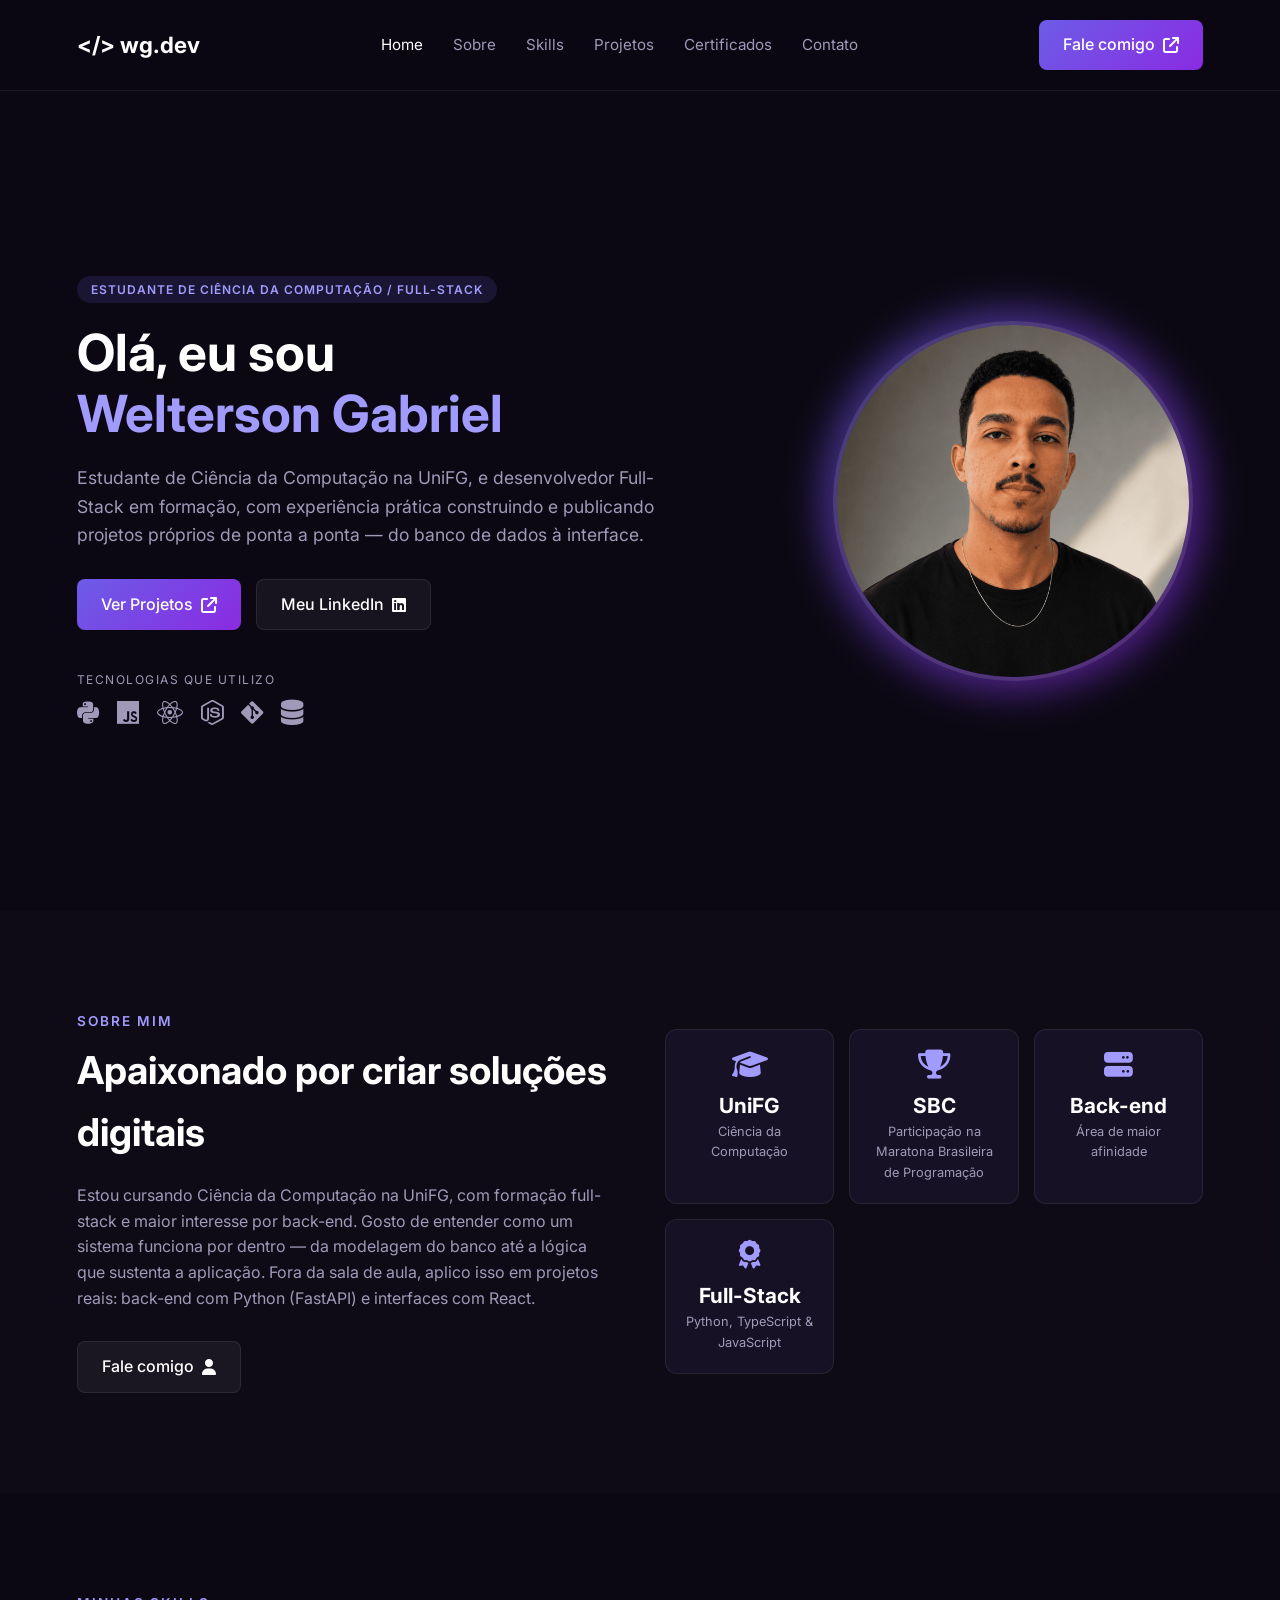
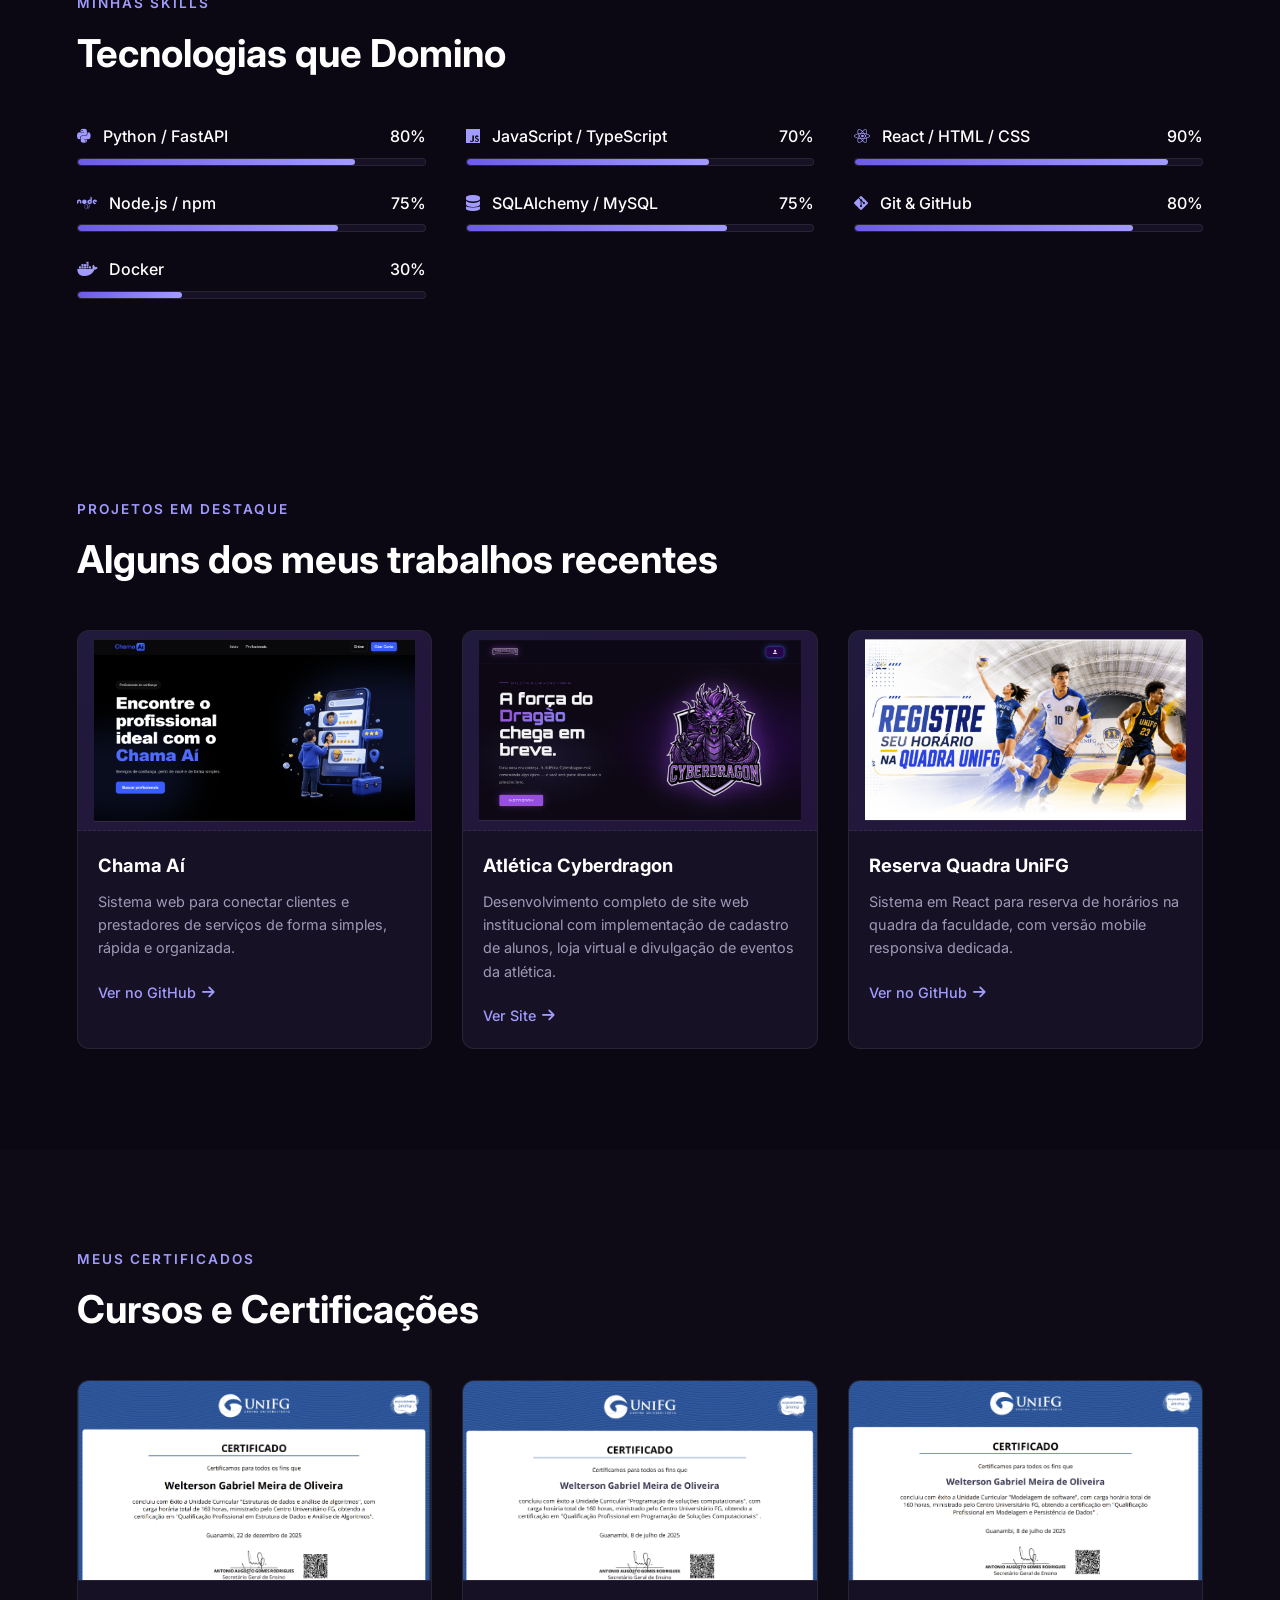
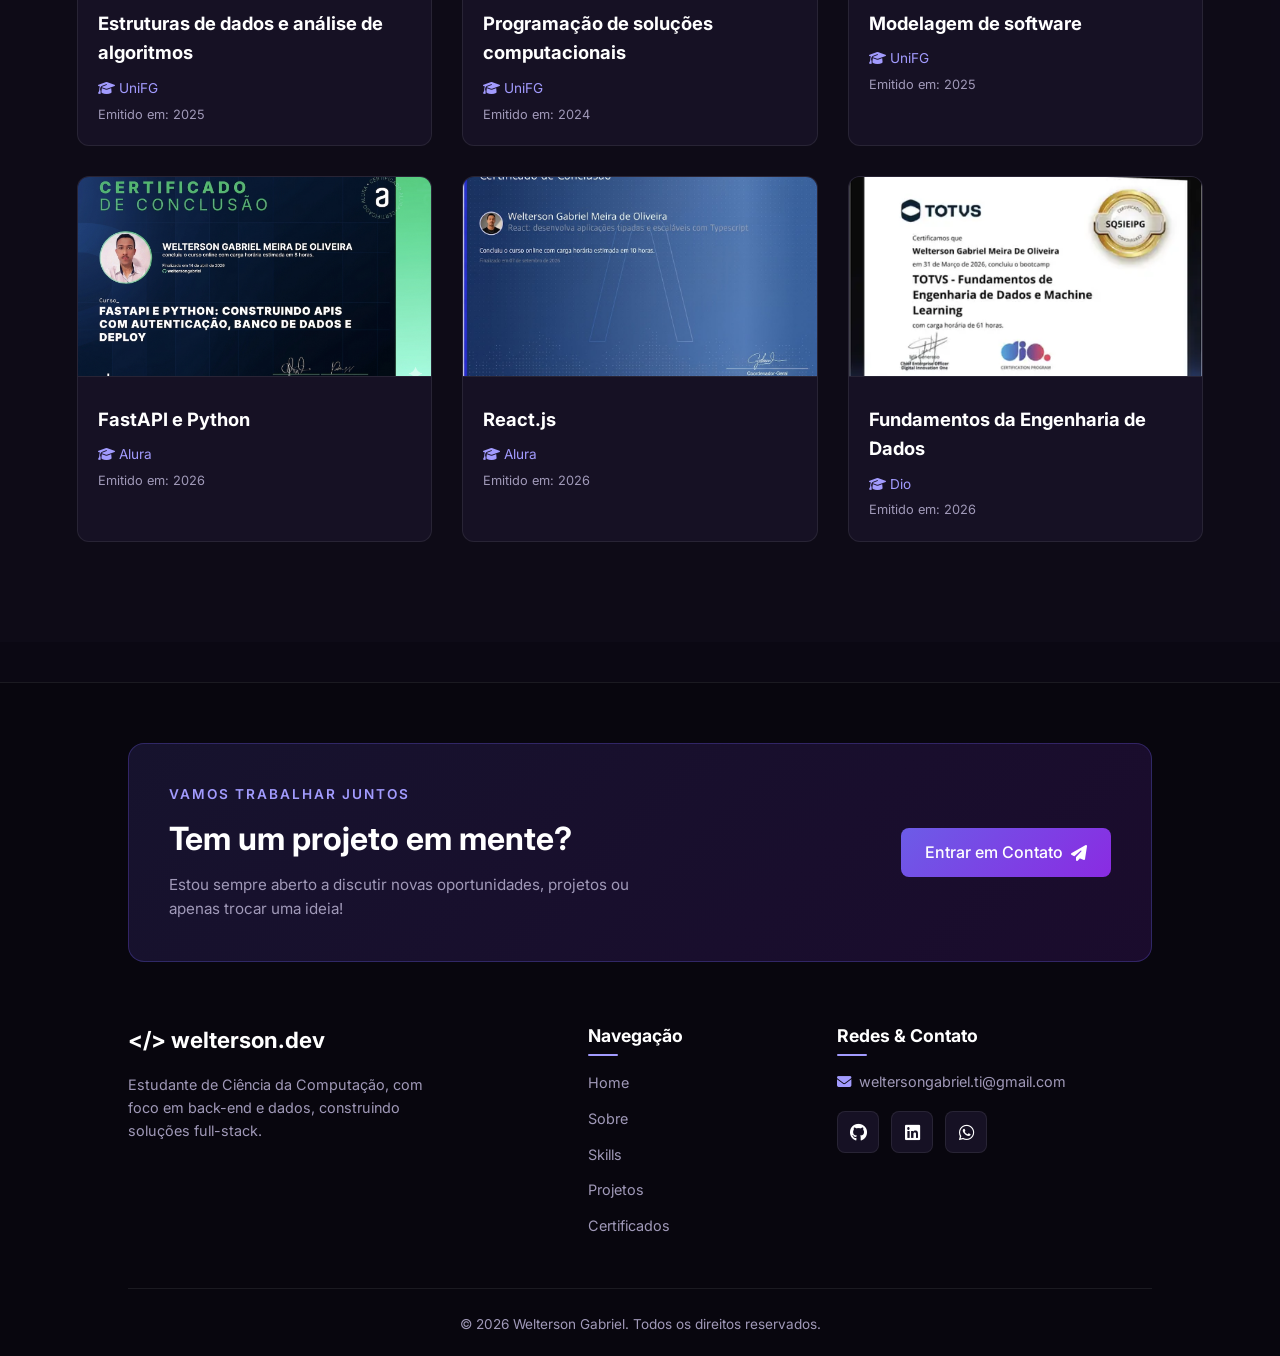
<file: index.html>
<!DOCTYPE html>
<html lang="pt-BR">
<head>
  <meta charset="UTF-8">
  <meta name="viewport" content="width=device-width, initial-scale=1.0">
  <link rel="icon" type="image/png" href="./icons/logo-wg.png">
  <title>Welterson Gabriel - Desenvolvedor Web</title>
  <link rel="stylesheet" href="style.css">
  <!-- Ícones (FontAwesome) -->
  <link rel="stylesheet" href="https://cdnjs.cloudflare.com/ajax/libs/font-awesome/6.4.0/css/all.min.css">
  <!-- Fonte Google (Inter) -->
  <link href="https://fonts.googleapis.com/css2?family=Inter:wght@300;400;500;600;700&display=swap" rel="stylesheet">
</head>
<body>

  <!-- NAVBAR -->
  <nav class="navbar">
    <div class="logo">&lt;/&gt; wg.dev</div>
    <ul class="nav-links" id="navLinks">
      <li><a href="#home" class="active">Home</a></li>
      <li><a href="#about">Sobre</a></li>
      <li><a href="#skills">Skills</a></li>
      <li><a href="#projects">Projetos</a></li>
      <li><a href="#certificates">Certificados</a></li>
      <li><a href="#contact">Contato</a></li>
    </ul>
    <a href="#contact" class="btn-primary desktop-only">Fale comigo <i class="fa-solid fa-arrow-up-right-from-square"></i></a>
    <button class="menu-toggle" id="menuToggle" aria-label="Abrir menu" aria-expanded="false">
      <i class="fa-solid fa-bars"></i>
    </button>
  </nav>

  <!-- HERO SECTION -->
  <section id="home" class="hero">
    <div class="hero-content">
      <span class="badge">ESTUDANTE DE CIÊNCIA DA COMPUTAÇÃO / FULL-STACK</span>
      <h1>Olá, eu sou <span><br>Welterson Gabriel</span><br></h1>
      <p>Estudante de Ciência da Computação na UniFG,  e desenvolvedor Full-Stack em formação, com experiência prática 
construindo e publicando projetos próprios de ponta a ponta — do banco de dados à interface.</p>

      <div class="hero-btns">
        <a href="#projects" class="btn-primary">Ver Projetos <i class="fa-solid fa-arrow-up-right-from-square"></i></a>
        <a href="https://www.linkedin.com/in/welterson-gabriel-131473313/" target="_blank" rel="noopener" class="btn-secondary">Meu LinkedIn <i class="fa-brands fa-linkedin"></i></a>
      </div>

      <div class="tech-stack">
        <p>TECNOLOGIAS QUE UTILIZO</p>
        <div class="tech-icons">
          <i class="fa-brands fa-python" title="Python"></i>
          <i class="fa-brands fa-js" title="JavaScript"></i>
          <i class="fa-brands fa-react" title="React"></i>
          <i class="fa-brands fa-node-js" title="Node.js"></i>
          <i class="fa-brands fa-git-alt" title="Git"></i> 
          <i class="fa-solid fa-database" title="SQL / MySQL"></i> 
        </div>
      </div>
    </div>

    <div class="hero-image-container">
      <div class="circle-bg"></div>
      <!-- Substitua 'sua-foto.jpg' pela sua foto real -->
      <img id="profile-photo" src="./img/perfil.png" alt="Foto de Welterson Gabriel" class="hero-img"
           onerror="this.onerror=null; this.src='https://via.placeholder.com/360x360/161124/a29bfe?text=Sua+Foto';">
    </div>
  </section>

  <!-- SOBRE MIM -->
  <section id="about" class="about">
    <div class="about-text">
      <span class="section-tag">SOBRE MIM</span>
      <h2>Apaixonado por criar soluções digitais</h2>
      <p>Estou cursando Ciência da Computação na UniFG, com formação full-stack e maior interesse por back-end. Gosto de entender como um sistema funciona por dentro — da modelagem do banco até a lógica que sustenta a aplicação. Fora da sala de aula, aplico isso em projetos reais: back-end com Python (FastAPI) e interfaces com React.</p>
      <a href="#contact" class="btn-secondary">Fale comigo <i class="fa-solid fa-user"></i></a>
    </div>

    <div class="about-stats">
      <div class="stat-card">
        <i class="fa-solid fa-graduation-cap"></i>
        <h3>UniFG</h3>
        <p>Ciência da Computação</p>
      </div>
     <div class="stat-card">
    <i class="fa-solid fa-trophy"></i>
    <h3>SBC</h3>
    <p>Participação na Maratona Brasileira de Programação</p>
    </div>

      <div class="stat-card">
        <i class="fa-solid fa-server"></i>
        <h3>Back-end</h3>
        <p>Área de maior afinidade</p>
      </div>
      <div class="stat-card">
        <i class="fa-solid fa-award"></i>
        <h3>Full-Stack</h3>
        <p>Python, TypeScript & JavaScript</p>
      </div>
    </div>
  </section>

  <!-- HABILIDADES -->
  <section id="skills" class="skills">
    <span class="section-tag">MINHAS SKILLS</span>
    <h2>Tecnologias que Domino</h2>

    <div class="skills-grid">
      <div class="skill-item">
        <div class="skill-info"><span><i class="fa-brands fa-python"></i> Python / FastAPI</span><span>80%</span></div>
        <div class="progress-bar"><div class="progress" style="width: 80%;"></div></div>
      </div>

      <div class="skill-item">
        <div class="skill-info"><span><i class="fa-brands fa-js"></i> JavaScript / TypeScript</span><span>70%</span></div>
        <div class="progress-bar"><div class="progress" style="width: 70%;"></div></div>
      </div>

      <div class="skill-item">
        <div class="skill-info"><span><i class="fa-brands fa-react"></i> React / HTML / CSS</span><span>90%</span></div>
        <div class="progress-bar"><div class="progress" style="width: 90%;"></div></div>
      </div>


      <div class="skill-item">
        <div class="skill-info"><span><i class="fa-brands fa-node"></i> Node.js / npm</span><span>75%</span></div>
        <div class="progress-bar"><div class="progress" style="width: 75%;"></div></div>
      </div>

      
      <div class="skill-item">
        <div class="skill-info"><span><i class="fa-solid fa-database"></i> SQLAlchemy / MySQL</span><span>75%</span></div>
        <div class="progress-bar"><div class="progress" style="width: 75%;"></div></div>
      </div>

      <div class="skill-item">
        <div class="skill-info"><span><i class="fa-brands fa-git-alt"></i> Git & GitHub</span><span>80%</span></div>
        <div class="progress-bar"><div class="progress" style="width: 80%;"></div></div>
      </div>

      <div class="skill-item">
        <div class="skill-info"><span><i class="fa-brands fa-docker"></i> Docker</span><span>30%</span></div>
        <div class="progress-bar"><div class="progress" style="width: 30%;"></div></div>
      </div>
      <!-- As porcentagens acima são uma autoavaliação sua — ajuste livremente para refletir o nível real em cada uma -->
    </div>
  </section>

  <!-- PROJETOS -->
  <section id="projects" class="projects">
    <span class="section-tag">PROJETOS EM DESTAQUE</span>
    <h2>Alguns dos meus trabalhos recentes</h2>

    <div class="projects-grid">
      <!-- Projeto 1 -->
      <div class="project-card">
        <div class="project-img">
          <!-- Troque pela captura de tela real: <img src="cyberdragon.jpg" alt="Atlética Cyberdragon"> -->
          <div class="project-img-placeholder"><img src="./icons/chmaai.png" alt="Atlética Cyberdragon"></div>
        </div>
        <div class="project-content">
          <h3>Chama Aí</h3>
          <p>Sistema web para conectar clientes e prestadores de serviços de forma simples, rápida e organizada.</p>
          <a href="https://github.com/weltersongabriel/ChamaAi" target="_blank" rel="noopener" class="project-link">Ver no GitHub <i class="fa-solid fa-arrow-right"></i></a>
        </div>
      </div>

      <!-- Projeto 2 -->
      <div class="project-card">
        <div class="project-img">
          <!-- Troque pela captura de tela real: <img src="cyberdragon.jpg" alt="Atlética Cyberdragon"> -->
          <div class="project-img-placeholder"><img src="./icons/cyberdragon.png" alt="Atlética Cyberdragon"></div>
        </div>
        <div class="project-content">
          <h3>Atlética Cyberdragon</h3>
          <p>Desenvolvimento completo de site web institucional com implementação de cadastro de alunos, loja virtual e divulgação de eventos da atlética.</p>
          <a href="https://cyberdragonoficial.com.br/" target="_blank" rel="noopener" class="project-link">Ver Site <i class="fa-solid fa-arrow-right"></i></a>
        </div>
      </div>

      <!-- Projeto 3 -->
      <div class="project-card">
        <div class="project-img">
          <!-- Troque pela captura de tela real: <img src="quadra-unifg.jpg" alt="Reserva Quadra UniFG"> -->
          <div class="project-img-placeholder"><img src="./icons/quadra-unifg.png" alt="Reserva Quadra UniFG"></div>
        </div>
        <div class="project-content">
          <h3>Reserva Quadra UniFG</h3>
          <p>Sistema em React para reserva de horários na quadra da faculdade, com versão mobile responsiva dedicada.</p>
          <a href="https://github.com/ericjunq/unifg-reservas" target="_blank" rel="noopener" class="project-link">Ver no GitHub <i class="fa-solid fa-arrow-right"></i></a>
        </div>
      </div>
    </div>
  </section>

  <!-- NOVA SEÇÃO: CERTIFICADOS -->
  <section id="certificates" class="certificates">
    <span class="section-tag">MEUS CERTIFICADOS</span>
    <h2>Cursos e Certificações</h2>

    <div class="certificates-grid">
      <!-- Certificado 1: troque o cert-img-placeholder por-->
            
      <div class="certificate-card">
        <div class="cert-img"><img src="./img/facul-01.png" alt="Nome do certificado"></div>
        <div class="cert-content">
          <h3>Estruturas de dados e análise de algoritmos</h3>
          <p class="cert-issuer"><i class="fa-solid fa-graduation-cap"></i> UniFG</p>
          <p class="cert-date">Emitido em: 2025</p>
        </div>
      </div>

      <!-- Certificado 2 -->
      <div class="certificate-card">
        <div class="cert-img"><img src="./img/facul-02.png" alt="Nome do certificado"></div>
        <div class="cert-content">
          <h3>Programação de soluções computacionais</h3>
          <p class="cert-issuer"><i class="fa-solid fa-graduation-cap"></i> UniFG</p>
          <p class="cert-date">Emitido em: 2024</p>
        </div>
      </div>

      <div class="certificate-card">
        <div class="cert-img"><img src="./img/facul-03.png" alt="Nome do certificado"></div>
        <div class="cert-content">
          <h3>Modelagem de software</h3>
          <p class="cert-issuer"><i class="fa-solid fa-graduation-cap"></i> UniFG</p>
          <p class="cert-date">Emitido em: 2025</p>
        </div>
      </div>

      <!-- Certificado 3 -->
      <div class="certificate-card">
        <div class="cert-img"><img src="./img/alura-fastapi.png" alt="Nome do certificado"></div>
        <div class="cert-content">
          <h3>FastAPI e Python</h3>
          <p class="cert-issuer"><i class="fa-solid fa-graduation-cap"></i> Alura</p>
          <p class="cert-date">Emitido em: 2026</p>
        </div>
      </div>

            <!-- Certificado 4 -->
      <div class="certificate-card">
        <div class="cert-img"><img src="./img/react.png" alt="Nome do certificado"></div>
        <div class="cert-content">
          <h3>React.js</h3>
          <p class="cert-issuer"><i class="fa-solid fa-graduation-cap"></i> Alura</p>
          <p class="cert-date">Emitido em: 2026</p>
        </div>
      </div>

      <div class="certificate-card">
        <div class="cert-img"><img src="./img/curso-03.png" alt="Nome do certificado"></div>
        <div class="cert-content">
          <h3>Fundamentos da Engenharia de Dados</h3>
          <p class="cert-issuer"><i class="fa-solid fa-graduation-cap"></i> Dio</p>
          <p class="cert-date">Emitido em: 2026</p>
        </div>
      </div>
    </div>
  </section>

 <!-- RODAPÉ E CONTATO -->
  <footer id="contact" class="footer">
    <!-- Card de Ação (CTA) -->
    <div class="footer-cta-card">
      <div class="cta-text">
        <span class="section-tag">VAMOS TRABALHAR JUNTOS</span>
        <h2>Tem um projeto em mente?</h2>
        <p>Estou sempre aberto a discutir novas oportunidades, projetos ou apenas trocar uma ideia!</p>
      </div>
      <!-- Troque 'seuemail@exemplo.com' pelo seu e-mail real -->
      <a href="mailto:weltersongabriel.ti@gmail.com" class="btn-primary">
        Entrar em Contato <i class="fa-solid fa-paper-plane"></i>
      </a>
    </div>

    <!-- Conteúdo Principal do Rodapé -->
    <div class="footer-grid">
      <!-- Coluna 1: Logo e Descrição -->
      <div class="footer-col">
        <div class="logo">&lt;/&gt; welterson.dev</div>
        <p class="footer-desc">
          Estudante de Ciência da Computação, com foco em back-end e dados, construindo soluções full-stack.
        </p>
      </div>

      <!-- Coluna 2: Navegação Rápida -->
      <div class="footer-col">
        <h4>Navegação</h4>
        <ul class="footer-links">
          <li><a href="#home">Home</a></li>
          <li><a href="#about">Sobre</a></li>
          <li><a href="#skills">Skills</a></li>
          <li><a href="#projects">Projetos</a></li>
          <li><a href="#certificates">Certificados</a></li>
        </ul>
      </div>

      <!-- Coluna 3: Redes e Contato -->
      <div class="footer-col">
        <h4>Redes & Contato</h4>
        <!-- Troque pelo seu e-mail real -->
        <p class="contact-email"><i class="fa-solid fa-envelope"></i> weltersongabriel.ti@gmail.com</p>
        <div class="social-links">
          <a href="https://github.com/weltersongabriel" target="_blank" title="GitHub"><i class="fa-brands fa-github"></i></a>
          <a href="https://www.linkedin.com/in/welterson-gabriel-131473313/" target="_blank" title="LinkedIn"><i class="fa-brands fa-linkedin"></i></a>
          <!-- Troque 5500000000000 pelo seu número com DDI+DDD -->
          <a href="https://wa.me/5538998661848" target="_blank" title="WhatsApp"><i class="fa-brands fa-whatsapp"></i></a>
        </div>
      </div>
    </div>

    <!-- Linha do Copyright -->
    <div class="footer-bottom">
      <p>&copy; 2026 Welterson Gabriel. Todos os direitos reservados.</p>
    </div>
  </footer>

  <script>
    const menuToggle = document.getElementById('menuToggle');
    const navLinks = document.getElementById('navLinks');

    menuToggle.addEventListener('click', () => {
      const isOpen = navLinks.classList.toggle('open');
      menuToggle.setAttribute('aria-expanded', isOpen);
      menuToggle.innerHTML = isOpen
        ? '<i class="fa-solid fa-xmark"></i>'
        : '<i class="fa-solid fa-bars"></i>';
    });

    navLinks.querySelectorAll('a').forEach(link => {
      link.addEventListener('click', () => {
        navLinks.classList.remove('open');
        menuToggle.setAttribute('aria-expanded', 'false');
        menuToggle.innerHTML = '<i class="fa-solid fa-bars"></i>';
      });
    });

    // Marca o link ativo no menu conforme a seção visível na tela
    const sections = document.querySelectorAll('section[id], footer[id]');
    const navAnchors = document.querySelectorAll('.nav-links a');
    window.addEventListener('scroll', () => {
      let current = '';
      sections.forEach(section => {
        const top = section.offsetTop - 100;
        if (window.scrollY >= top) current = section.getAttribute('id');
      });
      navAnchors.forEach(a => {
        a.classList.toggle('active', a.getAttribute('href') === '#' + current);
      });
    });
  </script>
</body>
</html>
</file>
<file: style.css>
/* RESET E ESTILOS GERAIS */
* {
  margin: 0;
  padding: 0;
  box-sizing: border-box;
  font-family: 'Inter', sans-serif;
  scroll-behavior: smooth;
}

:root {
  --bg-color: #0b0813;
  --card-bg: #161124;
  --card-hover: #1f1833;
  --primary: #6c5ce7;
  --primary-light: #a29bfe;
  --accent: #8a2be2;
  --text-color: #ffffff;
  --text-secondary: #a099b8;
  --border-color: rgba(255, 255, 255, 0.08);
}

body {
  background-color: var(--bg-color);
  color: var(--text-color);
  line-height: 1.6;
  overflow-x: hidden;
}

/* Padding de seção fluido que se adapta a telas pequenas e grandes */
section {
  padding: clamp(50px, 8vw, 100px) clamp(20px, 6vw, 10%);
}

.section-tag {
  color: var(--primary-light);
  font-size: clamp(0.75rem, 1.5vw, 0.85rem);
  font-weight: 600;
  letter-spacing: 2px;
  text-transform: uppercase;
  margin-bottom: 8px;
  display: block;
}

/* BOTÕES */
.btn-primary {
  background: linear-gradient(135deg, var(--primary), var(--accent));
  color: #fff;
  padding: 12px 24px;
  border-radius: 8px;
  text-decoration: none;
  font-weight: 500;
  display: inline-flex;
  align-items: center;
  justify-content: center;
  gap: 8px;
  transition: all 0.3s ease;
  border: none;
  cursor: pointer;
}

.btn-primary:hover {
  opacity: 0.9;
  transform: translateY(-2px);
  box-shadow: 0 5px 15px rgba(108, 92, 231, 0.4);
}

.btn-secondary {
  background: rgba(255, 255, 255, 0.05);
  color: #fff;
  padding: 12px 24px;
  border-radius: 8px;
  text-decoration: none;
  font-weight: 500;
  border: 1px solid var(--border-color);
  display: inline-flex;
  align-items: center;
  justify-content: center;
  gap: 8px;
  transition: all 0.3s ease;
  cursor: pointer;
}

.btn-secondary:hover {
  background: rgba(255, 255, 255, 0.1);
  transform: translateY(-2px);
}

/* NAVBAR */
.navbar {
  display: flex;
  justify-content: space-between;
  align-items: center;
  padding: 20px clamp(20px, 6vw, 10%);
  background-color: rgba(11, 8, 19, 0.9);
  position: sticky;
  top: 0;
  z-index: 1000;
  backdrop-filter: blur(10px);
  border-bottom: 1px solid var(--border-color);
}

.logo {
  font-size: 1.4rem;
  font-weight: 700;
  color: #fff;
}

.nav-links {
  display: flex;
  list-style: none;
  gap: clamp(15px, 2.5vw, 30px);
}

.nav-links a {
  color: var(--text-secondary);
  text-decoration: none;
  font-size: 0.95rem;
  transition: color 0.3s;
}

.nav-links a:hover,
.nav-links a.active {
  color: #fff;
}

.menu-toggle {
  display: none;
  background: none;
  border: 1px solid var(--border-color);
  border-radius: 8px;
  color: #fff;
  font-size: 1.1rem;
  width: 42px;
  height: 42px;
  align-items: center;
  justify-content: center;
  cursor: pointer;
}

/* HERO SECTION */
.hero {
  display: flex;
  align-items: center;
  justify-content: space-between;
  min-height: calc(100vh - 80px);
  min-height: calc(100svh - 80px);
  gap: 40px;
}

.hero-content {
  max-width: 600px;
}

.badge {
  background: rgba(108, 92, 231, 0.15);
  color: var(--primary-light);
  padding: 6px 14px;
  border-radius: 20px;
  font-size: 0.75rem;
  font-weight: 600;
  letter-spacing: 1px;
}

.hero-content h1 {
  font-size: clamp(2rem, 4vw + 1rem, 3.2rem);
  line-height: 1.2;
  margin: 20px 0;
}

.hero-content h1 span {
  color: var(--primary-light);
}

.hero-content p {
  color: var(--text-secondary);
  font-size: clamp(0.95rem, 1.5vw, 1.1rem);
  margin-bottom: 30px;
}

.hero-btns {
  display: flex;
  flex-wrap: wrap;
  gap: 15px;
  margin-bottom: 40px;
}

.tech-stack p {
  font-size: 0.75rem;
  letter-spacing: 1.5px;
  margin-bottom: 10px;
}

.tech-icons {
  display: flex;
  flex-wrap: wrap;
  gap: 18px;
  font-size: 1.6rem;
  color: var(--text-secondary);
}

.tech-icons i:hover {
  color: var(--primary-light);
  transform: translateY(-3px);
  transition: all 0.3s ease;
}

/* HERO IMAGE */
.hero-image-container {
  position: relative;
  display: flex;
  justify-content: center;
  align-items: center;
  width: 100%;
  max-width: 380px;
}

.circle-bg {
  width: 100%;
  aspect-ratio: 1/1;
  max-width: 380px;
  background: linear-gradient(135deg, var(--primary), var(--accent));
  border-radius: 50%;
  position: absolute;
  z-index: 1;
  filter: blur(20px);
  opacity: 0.6;
}

.hero-img {
  width: 100%;
  aspect-ratio: 1/1;
  max-width: 360px;
  object-fit: cover;
  border-radius: 50%;
  position: relative;
  z-index: 2;
  border: 4px solid rgba(255, 255, 255, 0.1);
}

/* SOBRE MIM */
.about {
  display: grid;
  grid-template-columns: repeat(auto-fit, minmax(300px, 1fr));
  gap: 50px;
  align-items: center;
  background-color: rgba(22, 17, 36, 0.3);
}

.about-text h2 {
  font-size: clamp(1.8rem, 3vw, 2.4rem);
  margin-bottom: 20px;
}

.about-text p {
  color: var(--text-secondary);
  margin-bottom: 30px;
}

.about-stats {
  display: grid;
  grid-template-columns: repeat(auto-fit, minmax(140px, 1fr));
  gap: 15px;
}

.stat-card {
  background: var(--card-bg);
  padding: 20px;
  border-radius: 12px;
  border: 1px solid var(--border-color);
  text-align: center;
}

.stat-card i {
  font-size: 1.8rem;
  color: var(--primary-light);
  margin-bottom: 10px;
}

.stat-card h3 {
  font-size: 1.3rem;
}

.stat-card p {
  color: var(--text-secondary);
  font-size: 0.8rem;
}

/* SKILLS */
.skills h2 {
  font-size: clamp(1.8rem, 3vw, 2.4rem);
  margin-bottom: 40px;
}

.skills-grid {
  display: grid;
  grid-template-columns: repeat(auto-fit, minmax(280px, 1fr));
  gap: 25px 40px;
}

.skill-info {
  display: flex;
  justify-content: space-between;
  margin-bottom: 8px;
  font-weight: 500;
}

.skill-info i {
  margin-right: 8px;
  color: var(--primary-light);
}

.progress-bar {
  width: 100%;
  height: 8px;
  background-color: var(--card-bg);
  border-radius: 10px;
  overflow: hidden;
  border: 1px solid var(--border-color);
}

.progress {
  height: 100%;
  background: linear-gradient(90deg, var(--primary), var(--primary-light));
  border-radius: 10px;
}

/* PROJETOS E CERTIFICADOS */
.projects h2,
.certificates h2 {
  font-size: clamp(1.8rem, 3vw, 2.4rem);
  margin-bottom: 40px;
}

.projects-grid,
.certificates-grid {
  display: grid;
  grid-template-columns: repeat(auto-fit, minmax(280px, 1fr));
  gap: 30px;
}

.project-card,
.certificate-card {
  background: var(--card-bg);
  border-radius: 12px;
  overflow: hidden;
  border: 1px solid var(--border-color);
  transition: transform 0.3s ease, box-shadow 0.3s ease, border-color 0.3s ease;
}

.project-card:hover,
.certificate-card:hover {
  transform: translateY(-8px);
  border-color: var(--primary-light);
  box-shadow: 0 8px 20px rgba(108, 92, 231, 0.2);
}

.project-img img,
.cert-img img {
  width: 100%;
  height: 200px;
  object-fit: cover;
  border-bottom: 1px solid var(--border-color);
}

.project-img-placeholder,
.cert-img-placeholder {
  width: 100%;
  height: 200px;
  display: flex;
  flex-direction: column;
  align-items: center;
  justify-content: center;
  gap: 8px;
  background: linear-gradient(135deg, rgba(108, 92, 231, 0.12), rgba(138, 43, 226, 0.12));
  border-bottom: 1px dashed var(--border-color);
  color: var(--text-secondary);
  text-align: center;
  padding: 16px;
}

.project-img-placeholder span {
  font-weight: 600;
  color: var(--primary-light);
}

.cert-img-placeholder i {
  font-size: 1.4rem;
  color: var(--primary-light);
}

.cert-img-placeholder span {
  font-size: 0.85rem;
}

.project-content,
.cert-content {
  padding: 20px;
}

.project-content h3,
.cert-content h3 {
  font-size: 1.15rem;
  margin-bottom: 10px;
}

.project-content p {
  color: var(--text-secondary);
  font-size: 0.9rem;
  margin-bottom: 20px;
}

.project-link {
  color: var(--primary-light);
  text-decoration: none;
  font-weight: 500;
  font-size: 0.9rem;
  display: inline-flex;
  align-items: center;
  gap: 6px;
}

.certificates {
  background-color: rgba(22, 17, 36, 0.3);
}

.cert-issuer {
  color: var(--primary-light);
  font-size: 0.85rem;
  margin-bottom: 5px;
}

.cert-date {
  color: var(--text-secondary);
  font-size: 0.8rem;
}

/* =================================================== */
/* FOOTER ESTILIZADO                                   */
/* =================================================== */

.footer {
  background-color: #08060e;
  border-top: 1px solid var(--border-color);
  padding: 60px 10% 20px 10%;
  margin-top: 40px;
}

/* Card CTA de Destaque */
.footer-cta-card {
  background: linear-gradient(135deg, rgba(108, 92, 231, 0.15), rgba(138, 43, 226, 0.15));
  border: 1px solid rgba(108, 92, 231, 0.3);
  border-radius: 16px;
  padding: 40px;
  display: flex;
  justify-content: space-between;
  align-items: center;
  gap: 20px;
  margin-bottom: 60px;
}

.cta-text h2 {
  font-size: clamp(1.5rem, 2.5vw, 2.2rem);
  margin-top: 5px;
  margin-bottom: 8px;
}

.cta-text p {
  color: var(--text-secondary);
  font-size: 0.95rem;
  max-width: 500px;
}

/* Grid de Informações */
.footer-grid {
  display: grid;
  grid-template-columns: 2fr 1fr 1.5fr;
  gap: 40px;
  margin-bottom: 50px;
}

.footer-col .logo {
  margin-bottom: 15px;
}

.footer-desc {
  color: var(--text-secondary);
  font-size: 0.9rem;
  max-width: 320px;
  line-height: 1.6;
}

.footer-col h4 {
  font-size: 1.1rem;
  color: #fff;
  margin-bottom: 20px;
  position: relative;
}

.footer-col h4::after {
  content: '';
  position: absolute;
  bottom: -6px;
  left: 0;
  width: 30px;
  height: 2px;
  background: var(--primary-light);
  border-radius: 2px;
}

.footer-links {
  list-style: none;
  display: flex;
  flex-direction: column;
  gap: 10px;
}

.footer-links a {
  color: var(--text-secondary);
  text-decoration: none;
  font-size: 0.9rem;
  transition: color 0.3s ease, transform 0.3s ease;
  display: inline-block;
}

.footer-links a:hover {
  color: var(--primary-light);
  transform: translateX(4px);
}

.contact-email {
  color: var(--text-secondary);
  font-size: 0.9rem;
  margin-bottom: 18px;
  display: flex;
  align-items: center;
  gap: 8px;
}

.contact-email i {
  color: var(--primary-light);
}

.social-links {
  display: flex;
  gap: 12px;
}

.social-links a {
  width: 42px;
  height: 42px;
  border-radius: 8px;
  background: var(--card-bg);
  border: 1px solid var(--border-color);
  color: #fff;
  display: flex;
  align-items: center;
  justify-content: center;
  text-decoration: none;
  font-size: 1.1rem;
  transition: all 0.3s ease;
}

.social-links a:hover {
  background: var(--primary);
  border-color: var(--primary-light);
  transform: translateY(-4px);
  box-shadow: 0 5px 12px rgba(108, 92, 231, 0.3);
}

/* Linha Final */
.footer-bottom {
  text-align: center;
  padding-top: 25px;
  border-top: 1px solid var(--border-color);
  color: var(--text-secondary);
  font-size: 0.85rem;
}

/* Responsividade do Rodapé */
@media (max-width: 992px) {
  .footer-cta-card {
    flex-direction: column;
    text-align: center;
    padding: 30px 20px;
  }

  .cta-text p {
    margin: 0 auto;
  }

  .footer-grid {
    grid-template-columns: 1fr 1fr;
  }
}

@media (max-width: 600px) {
  .footer-grid {
    grid-template-columns: 1fr;
    gap: 30px;
    text-align: center;
  }

  .footer-desc {
    margin: 0 auto;
  }

  .footer-col h4::after {
    left: 50%;
    transform: translateX(-50%);
  }

  .social-links {
    justify-content: center;
  }

  .contact-email {
    justify-content: center;
  }
}

/* =================================================== */
/* MENU MOBILE E RESPONSIVIDADE GERAL                  */
/* =================================================== */

@media (prefers-reduced-motion: reduce) {
  * {
    animation-duration: 0.001ms !important;
    transition-duration: 0.001ms !important;
    scroll-behavior: auto !important;
  }
}

:focus-visible {
  outline: 2px solid var(--primary-light);
  outline-offset: 3px;
}

/* Tablets e telas médias */
@media (max-width: 992px) {
  .hero {
    flex-direction: column;
    justify-content: center;
    text-align: center;
    min-height: auto;
    padding-top: 50px;
    padding-bottom: 50px;
  }

  .hero-content {
    max-width: 100%;
  }

  .hero-btns,
  .tech-icons {
    justify-content: center;
  }

  .hero-image-container {
    max-width: 260px;
    order: -1;
  }
}

/* Celulares */
@media (max-width: 768px) {
  .navbar {
    padding: 16px 20px;
  }

  .logo {
    font-size: 1.15rem;
  }

  .desktop-only {
    display: none;
  }

  .menu-toggle {
    display: flex;
  }

  .nav-links {
    position: fixed;
    top: 68px;
    left: 0;
    right: 0;
    z-index: 999;
    flex-direction: column;
    gap: 0;
    background-color: #0b0813;
    border-bottom: 1px solid var(--border-color);
    max-height: 0;
    overflow: hidden;
    opacity: 0;
    transition: max-height 0.3s ease, opacity 0.2s ease;
  }

  .nav-links.open {
    max-height: 80vh;
    opacity: 1;
    overflow-y: auto;
  }

  .nav-links li {
    width: 100%;
    text-align: center;
    border-bottom: 1px solid var(--border-color);
  }

  .nav-links a {
    display: block;
    padding: 16px 20px;
    font-size: 1rem;
  }

  section {
    padding: 48px 20px;
  }

  .about {
    text-align: center;
  }

  .about-text .btn-secondary {
    margin: 0 auto;
  }

  .footer {
    padding: 48px 24px 20px;
  }

  .footer-cta-card {
    padding: 28px 20px;
  }
}

/* Telas bem pequenas */
@media (max-width: 420px) {
  .hero-content h1 {
    font-size: 1.7rem;
  }

  .hero-image-container {
    max-width: 200px;
  }

  .hero-btns a,
  .footer-cta-card .btn-primary {
    width: 100%;
  }

  .stat-card h3 {
    font-size: 1.1rem;
  }

  .social-links a {
    width: 38px;
    height: 38px;
    font-size: 1rem;
  }
}
</file>
